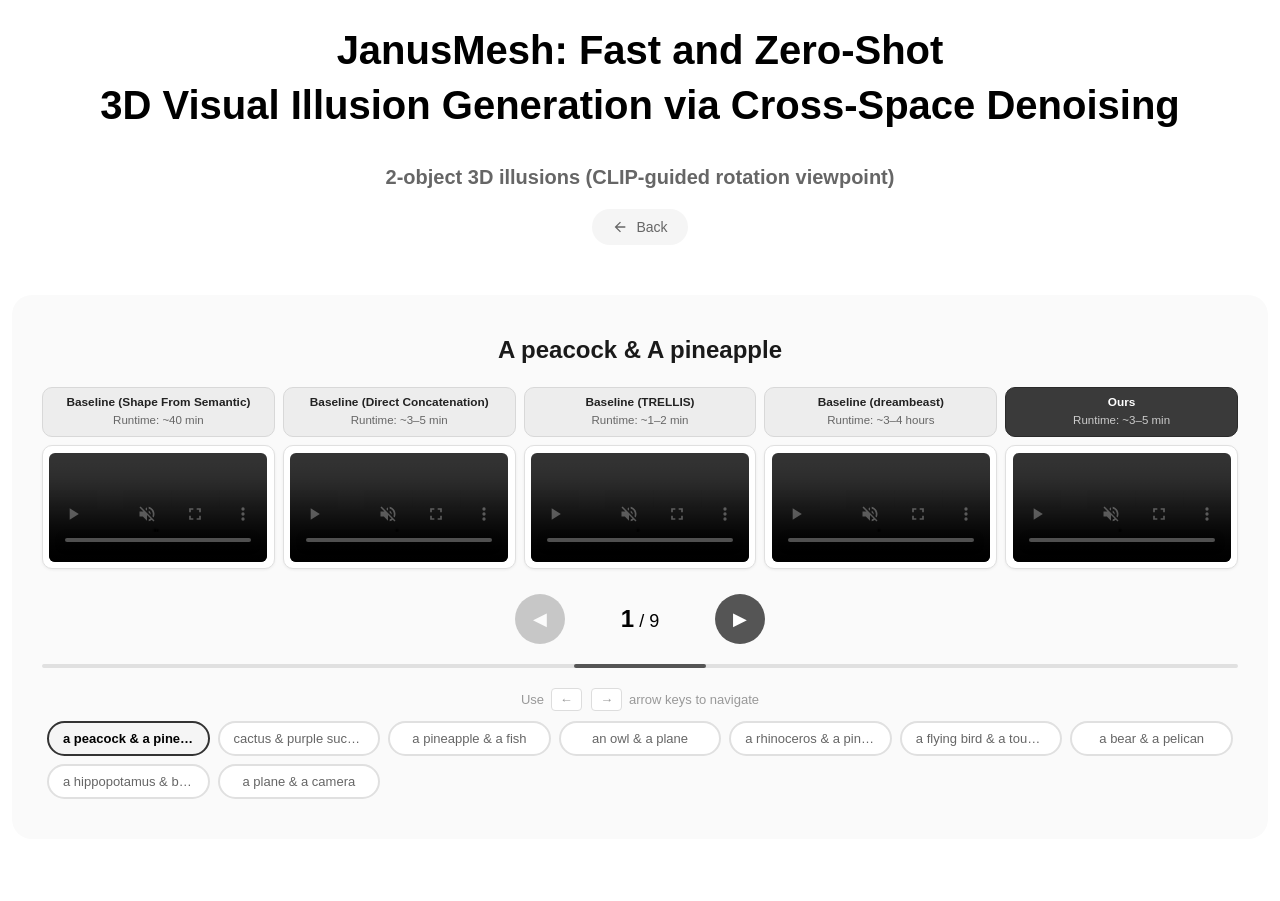
<file: pages/2-object-clip.html>
<!DOCTYPE html>
<html lang="en">
<head>
  <meta charset="utf-8">
  <meta name="viewport" content="width=device-width, initial-scale=1">
  <title>JanusMesh — 2-Object (CLIP rotation)</title>
  <link rel="stylesheet" href="../static/css/supplementary-common.css?v=2026-04-27-en">
  <link rel="icon" href="../static/images/favicon.svg">
  <style>
    .compare-page .compare-grid{display:grid;grid-template-columns:repeat(5,minmax(0,1fr));gap:0.5rem 0.5rem;align-items:start}
    @media (max-width:1200px){.compare-page .compare-grid{grid-template-columns:repeat(3,minmax(0,1fr))}}
    @media (max-width:720px){.compare-page .compare-grid{grid-template-columns:1fr}}
  </style>
</head>
<body class="compare-page">
  <center>
    <br>
    <div class="section">JanusMesh: Fast and Zero-Shot</div>
    <div class="section">3D Visual Illusion Generation via Cross-Space Denoising</div>
    <br>
    <div class="subsubsection">2-object 3D illusions (CLIP-guided rotation viewpoint)</div>
    <a href="../gallery.html" class="back-link">
      <svg viewBox="0 0 24 24"><path d="M20 11H7.83l5.59-5.59L12 4l-8 8 8 8 1.41-1.41L7.83 13H20v-2z"/></svg>
      Back
    </a>
    <div class="gif-container compare-gif-container">
      <h2 class="compare-main-title" id="gifTitle">Loading…</h2>
      <div class="compare-grid">
        <div class="compare-column">
          <div class="compare-method-header">
            <strong>Baseline (Shape From Semantic)</strong>
            <span class="runtime">Runtime: ~40 min</span>
          </div>
          <div class="compare-video-card">
            <video id="vidSfs" controls muted loop playsinline preload="metadata"></video>
          </div>
        </div>
        <div class="compare-column">
          <div class="compare-method-header">
            <strong>Baseline (Direct Concatenation)</strong>
            <span class="runtime">Runtime: ~3–5 min</span>
          </div>
          <div class="compare-video-card">
            <video id="vidConcat" controls muted loop playsinline preload="metadata"></video>
          </div>
        </div>
        <div class="compare-column">
          <div class="compare-method-header">
            <strong>Baseline (TRELLIS)</strong>
            <span class="runtime">Runtime: ~1–2 min</span>
          </div>
          <div class="compare-video-card">
            <video id="vidTrellis" controls muted loop playsinline preload="metadata"></video>
          </div>
        </div>
        <div class="compare-column">
          <div class="compare-method-header">
            <strong>Baseline (dreambeast)</strong>
            <span class="runtime">Runtime: ~3–4 hours</span>
          </div>
          <div class="compare-video-card">
            <video id="vidDreambeast" controls muted loop playsinline preload="metadata"></video>
          </div>
        </div>
        <div class="compare-column">
          <div class="compare-method-header compare-method-header--ours">
            <strong>Ours</strong>
            <span class="runtime">Runtime: ~3–5 min</span>
          </div>
          <div class="compare-video-card">
            <video id="vidOurs" controls muted loop playsinline preload="metadata"></video>
          </div>
        </div>
      </div>
      <div class="carousel-controls">
        <button type="button" class="nav-btn" id="prevBtn" aria-label="Previous">◀</button>
        <div class="counter">
          <span class="current" id="currentNum">1</span> / <span id="totalNum">0</span>
        </div>
        <button type="button" class="nav-btn" id="nextBtn" aria-label="Next">▶</button>
      </div>
      <div class="progress-bar">
        <div class="progress-fill" id="progressFill"></div>
      </div>
      <div class="thumbnail-section">
        <div class="keyboard-hint">
          Use <kbd>←</kbd> <kbd>→</kbd> arrow keys to navigate
        </div>
        <div class="thumbnail-strip" id="thumbnailStrip"></div>
      </div>
    </div>
  </center>
  <script src="../static/js/gifs.js?v=2026-04-30-pinefish-ours1"></script>
  <script>
    new CompareCarousel('2-object-clip', 2);
  </script>
</body>
</html>
</file>
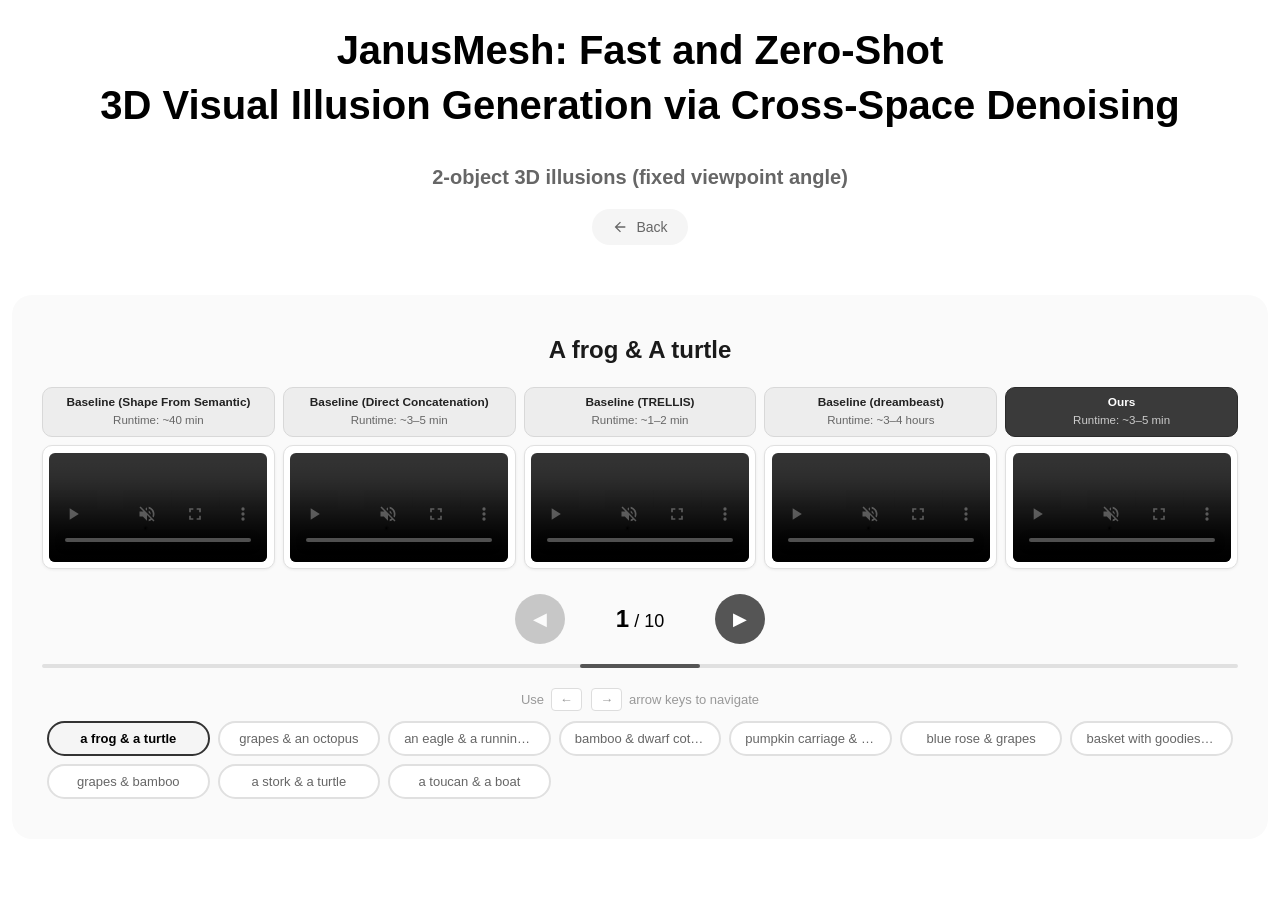
<file: pages/2-object-fix.html>
<!DOCTYPE html>
<html lang="en">
<head>
  <meta charset="utf-8">
  <meta name="viewport" content="width=device-width, initial-scale=1">
  <title>JanusMesh — 2-Object (fixed angle)</title>
  <link rel="stylesheet" href="../static/css/supplementary-common.css?v=2026-04-27-en">
  <link rel="icon" href="../static/images/favicon.svg">
  <style>
    .compare-page .compare-grid{display:grid;grid-template-columns:repeat(5,minmax(0,1fr));gap:0.5rem 0.5rem;align-items:start}
    @media (max-width:1200px){.compare-page .compare-grid{grid-template-columns:repeat(3,minmax(0,1fr))}}
    @media (max-width:720px){.compare-page .compare-grid{grid-template-columns:1fr}}
  </style>
</head>
<body class="compare-page">
  <center>
    <br>
    <div class="section">JanusMesh: Fast and Zero-Shot</div>
    <div class="section">3D Visual Illusion Generation via Cross-Space Denoising</div>
    <br>
    <div class="subsubsection">2-object 3D illusions (fixed viewpoint angle)</div>
    <a href="../gallery.html" class="back-link">
      <svg viewBox="0 0 24 24"><path d="M20 11H7.83l5.59-5.59L12 4l-8 8 8 8 1.41-1.41L7.83 13H20v-2z"/></svg>
      Back
    </a>
    <div class="gif-container compare-gif-container">
      <h2 class="compare-main-title" id="gifTitle">Loading…</h2>
      <div class="compare-grid">
        <div class="compare-column">
          <div class="compare-method-header">
            <strong>Baseline (Shape From Semantic)</strong>
            <span class="runtime">Runtime: ~40 min</span>
          </div>
          <div class="compare-video-card">
            <video id="vidSfs" controls muted loop playsinline preload="metadata"></video>
          </div>
        </div>
        <div class="compare-column">
          <div class="compare-method-header">
            <strong>Baseline (Direct Concatenation)</strong>
            <span class="runtime">Runtime: ~3–5 min</span>
          </div>
          <div class="compare-video-card">
            <video id="vidConcat" controls muted loop playsinline preload="metadata"></video>
          </div>
        </div>
        <div class="compare-column">
          <div class="compare-method-header">
            <strong>Baseline (TRELLIS)</strong>
            <span class="runtime">Runtime: ~1–2 min</span>
          </div>
          <div class="compare-video-card">
            <video id="vidTrellis" controls muted loop playsinline preload="metadata"></video>
          </div>
        </div>
        <div class="compare-column">
          <div class="compare-method-header">
            <strong>Baseline (dreambeast)</strong>
            <span class="runtime">Runtime: ~3–4 hours</span>
          </div>
          <div class="compare-video-card">
            <video id="vidDreambeast" controls muted loop playsinline preload="metadata"></video>
          </div>
        </div>
        <div class="compare-column">
          <div class="compare-method-header compare-method-header--ours">
            <strong>Ours</strong>
            <span class="runtime">Runtime: ~3–5 min</span>
          </div>
          <div class="compare-video-card">
            <video id="vidOurs" controls muted loop playsinline preload="metadata"></video>
          </div>
        </div>
      </div>
      <div class="carousel-controls">
        <button type="button" class="nav-btn" id="prevBtn" aria-label="Previous">◀</button>
        <div class="counter">
          <span class="current" id="currentNum">1</span> / <span id="totalNum">0</span>
        </div>
        <button type="button" class="nav-btn" id="nextBtn" aria-label="Next">▶</button>
      </div>
      <div class="progress-bar">
        <div class="progress-fill" id="progressFill"></div>
      </div>
      <div class="thumbnail-section">
        <div class="keyboard-hint">
          Use <kbd>←</kbd> <kbd>→</kbd> arrow keys to navigate
        </div>
        <div class="thumbnail-strip" id="thumbnailStrip"></div>
      </div>
    </div>
  </center>
  <script src="../static/js/gifs.js?v=2026-04-30-pinefish-ours1"></script>
  <script>
    new CompareCarousel('2-object-fix', 2);
  </script>
</body>
</html>
</file>
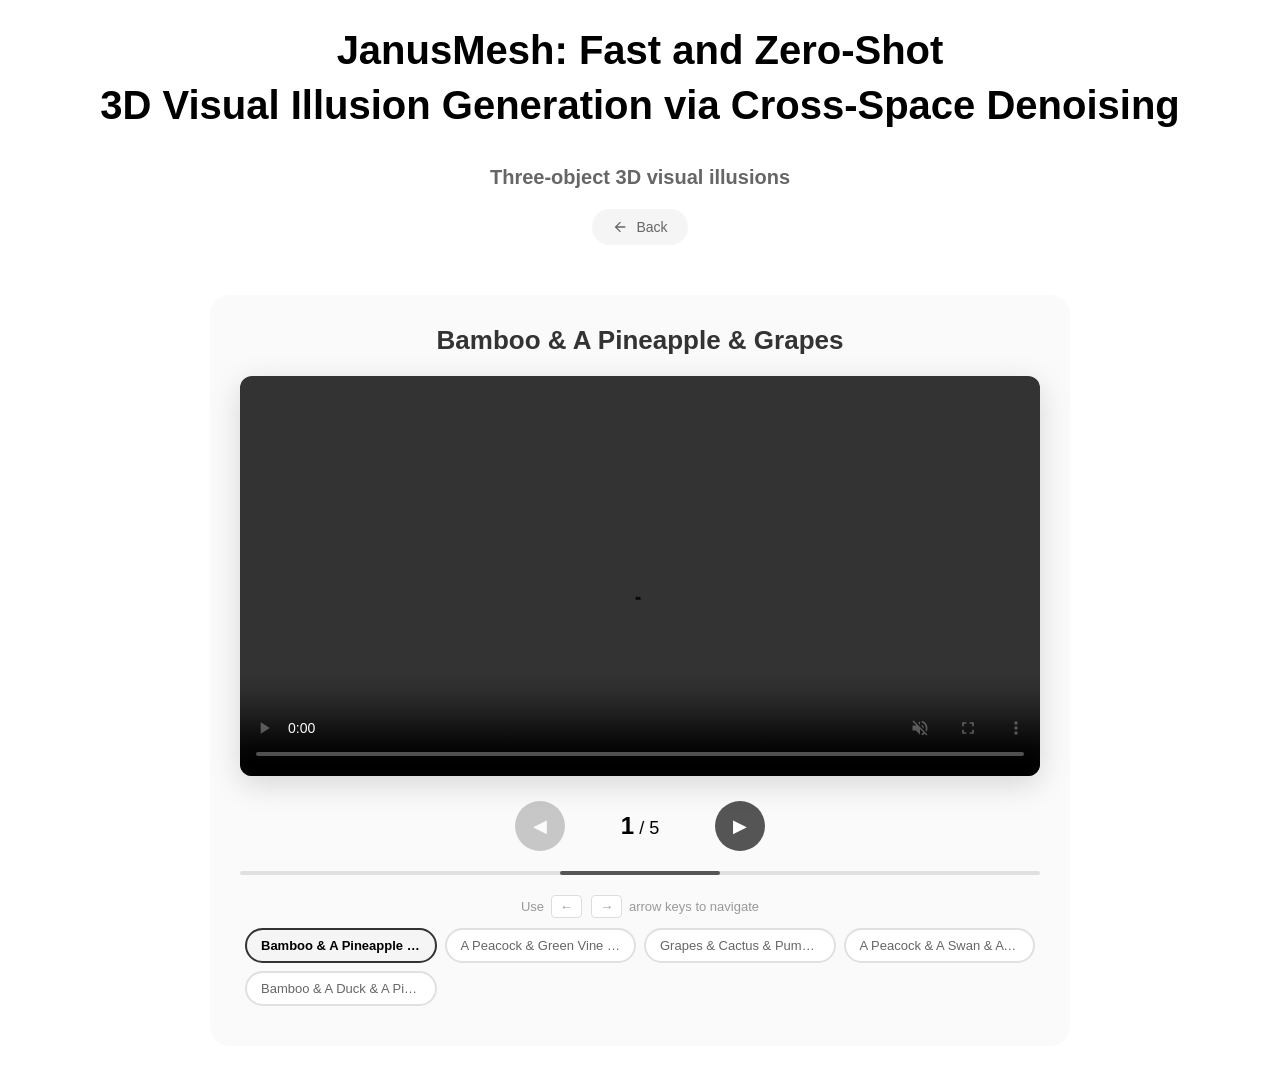
<file: pages/3-object.html>
<!DOCTYPE html>
<html lang="en">
<head>
  <meta charset="utf-8">
  <meta name="viewport" content="width=device-width, initial-scale=1">
  <title>JanusMesh — 3-Object</title>
  <link rel="stylesheet" href="../static/css/supplementary-common.css">
  <link rel="icon" href="../static/images/favicon.svg">
</head>
<body>
  <center>
    <br>
    <div class="section">JanusMesh: Fast and Zero-Shot</div>
    <div class="section">3D Visual Illusion Generation via Cross-Space Denoising</div>
    <br>
    <div class="subsubsection">Three-object 3D visual illusions</div>
    <a href="../index.html" class="back-link">
      <svg viewBox="0 0 24 24"><path d="M20 11H7.83l5.59-5.59L12 4l-8 8 8 8 1.41-1.41L7.83 13H20v-2z"/></svg>
      Back
    </a>
    <div class="gif-container">
      <div class="gif-title" id="gifTitle">Loading…</div>
      <div class="gif-wrapper">
        <video id="mainGif" controls muted loop playsinline preload="metadata"></video>
      </div>
      <div class="carousel-controls">
        <button type="button" class="nav-btn" id="prevBtn" aria-label="Previous">◀</button>
        <div class="counter">
          <span class="current" id="currentNum">1</span> / <span id="totalNum">0</span>
        </div>
        <button type="button" class="nav-btn" id="nextBtn" aria-label="Next">▶</button>
      </div>
      <div class="progress-bar">
        <div class="progress-fill" id="progressFill"></div>
      </div>
      <div class="thumbnail-section">
        <div class="keyboard-hint">
          Use <kbd>←</kbd> <kbd>→</kbd> arrow keys to navigate
        </div>
        <div class="thumbnail-strip" id="thumbnailStrip"></div>
      </div>
    </div>
  </center>
  <script src="../static/js/gifs.js?v=2026-04-27-t0"></script>
  <script>
    new GifCarousel('3-object', 3);
  </script>
</body>
</html>
</file>
<file: static/css/supplementary-common.css>
/* Common styles for JanusMesh supplementary viewers (from ECCV supplementary) */

html, body {
  background-color: #ffffff;
  color: #000000;
  font-family: Arial, Helvetica, sans-serif;
  text-align: center;
  margin: 0;
  padding: 0;
}

.section {
  font-size: 40px;
  font-weight: bold;
  text-align: center;
  margin-top: 10px;
}

.subsubsection {
  font-size: 20px;
  font-weight: bold;
  text-align: center;
  margin-top: 20px;
  color: #666;
}

.back-link {
  display: inline-flex;
  align-items: center;
  gap: 8px;
  margin: 20px 0;
  padding: 10px 20px;
  background: #f5f5f5;
  border-radius: 25px;
  text-decoration: none;
  color: #666;
  font-size: 14px;
  transition: all 0.25s ease;
}

.back-link:hover {
  background: #333;
  color: white;
}

.back-link svg {
  width: 16px;
  height: 16px;
  fill: currentColor;
}

.gif-container {
  max-width: 800px;
  margin: 30px auto;
  padding: 30px;
  background: #fafafa;
  border-radius: 20px;
  overflow-anchor: none;
}

.gif-title {
  font-size: 26px;
  font-weight: bold;
  margin-bottom: 20px;
  color: #333;
}

.gif-wrapper {
  position: relative;
  background: #fff;
  border-radius: 12px;
  overflow: hidden;
  box-shadow: 0 8px 30px rgba(0, 0, 0, 0.15);
  overflow-anchor: none;
}

.gif-wrapper img,
.gif-wrapper video {
  width: 100%;
  display: block;
  vertical-align: middle;
}

.gif-wrapper img {
  transition: transform 0.3s ease;
}

.carousel-controls {
  display: flex;
  align-items: center;
  justify-content: center;
  gap: 25px;
  margin-top: 25px;
}

.nav-btn {
  display: flex;
  align-items: center;
  justify-content: center;
  width: 50px;
  height: 50px;
  background: #555;
  border: none;
  border-radius: 50%;
  cursor: pointer;
  transition: all 0.2s ease;
  color: white;
  font-size: 18px;
}

.nav-btn:hover {
  background: #333;
  transform: scale(1.05);
}

.nav-btn:disabled {
  opacity: 0.3;
  cursor: not-allowed;
  transform: none;
}

.counter {
  font-size: 18px;
  min-width: 100px;
}

.counter .current {
  font-weight: bold;
  font-size: 24px;
}

.progress-bar {
  width: 100%;
  height: 4px;
  background: #e0e0e0;
  border-radius: 2px;
  margin-top: 20px;
  overflow: hidden;
}

.progress-fill {
  height: 100%;
  background: #555;
  border-radius: 2px;
  transition: width 0.3s ease;
}

.thumbnail-section {
  margin-top: 20px;
}

.thumbnail-strip {
  display: grid;
  grid-template-columns: repeat(auto-fill, minmax(160px, 1fr));
  gap: 8px;
  padding: 10px 5px;
  max-height: 220px;
  overflow-y: auto;
}

.thumbnail-strip::-webkit-scrollbar {
  width: 6px;
}

.thumbnail-strip::-webkit-scrollbar-track {
  background: #f0f0f0;
  border-radius: 3px;
}

.thumbnail-strip::-webkit-scrollbar-thumb {
  background: #ccc;
  border-radius: 3px;
}

.thumbnail-strip::-webkit-scrollbar-thumb:hover {
  background: #aaa;
}

.thumbnail-item {
  padding: 8px 14px;
  background: #fff;
  border: 2px solid #e0e0e0;
  border-radius: 20px;
  cursor: pointer;
  font-size: 13px;
  color: #666;
  transition: all 0.2s ease;
  text-align: center;
  overflow: hidden;
  text-overflow: ellipsis;
  white-space: nowrap;
}

.thumbnail-item:hover {
  border-color: #999;
  color: #333;
}

.thumbnail-item.active {
  border-color: #333;
  color: #000;
  background: #f5f5f5;
  font-weight: bold;
}

.keyboard-hint {
  margin-top: 15px;
  color: #999;
  font-size: 13px;
}

.keyboard-hint kbd {
  display: inline-block;
  padding: 3px 8px;
  background: #fff;
  border: 1px solid #ddd;
  border-radius: 4px;
  font-family: inherit;
  margin: 0 3px;
}

/* -------------------------------------------------------------------------- */
/* 2-object 5-up comparison (pages/2-object-clip, 2-object-fix)                 */
/* (Merged here so a single CSS request always includes layout; was compare-viewer) */
/* -------------------------------------------------------------------------- */

.compare-page {
  max-width: 1600px;
  margin: 0 auto;
  padding: 0 0.75rem 2rem;
}

.compare-main-title {
  font-size: clamp(1.15rem, 2.2vw, 1.5rem);
  font-weight: 700;
  color: #1a1a1a;
  margin: 0.5rem auto 1.25rem;
  line-height: 1.4;
  max-width: 52rem;
}

.compare-grid {
  display: grid;
  grid-template-columns: repeat(5, minmax(0, 1fr));
  gap: 0.5rem 0.5rem;
  align-items: start;
  margin-bottom: 1rem;
}

@media (max-width: 1200px) {
  .compare-grid {
    grid-template-columns: repeat(3, minmax(0, 1fr));
  }
}

@media (max-width: 720px) {
  .compare-grid {
    grid-template-columns: 1fr;
  }
}

.compare-column {
  display: flex;
  flex-direction: column;
  min-width: 0;
}

.compare-method-header {
  border-radius: 10px;
  padding: 0.45rem 0.4rem 0.5rem;
  text-align: center;
  font-size: 0.72rem;
  line-height: 1.3;
  margin-bottom: 0.5rem;
  background: #ededed;
  color: #222;
  border: 1px solid #d8d8d8;
}

.compare-method-header strong {
  display: block;
  font-size: 0.74rem;
  margin-bottom: 0.2rem;
}

.compare-method-header .runtime {
  display: block;
  font-size: 0.72rem;
  color: #666;
  font-weight: 500;
}

.compare-method-header--ours {
  background: #3a3a3a;
  color: #fff;
  border-color: #2a2a2a;
}

.compare-method-header--ours .runtime {
  color: #ccc;
}

.compare-video-card {
  background: #fff;
  border: 1px solid #e0e0e0;
  border-radius: 10px;
  padding: 0.4rem;
  overflow: hidden;
  box-shadow: 0 1px 3px rgba(0, 0, 0, 0.06);
}

.compare-video-card video {
  width: 100%;
  display: block;
  border-radius: 6px;
  background: #fafafa;
  max-height: 36vh;
  object-fit: contain;
}

body .gif-container.compare-gif-container {
  max-width: 1560px;
}

body.compare-page .thumbnail-strip {
  max-height: 200px;
}
</file>
